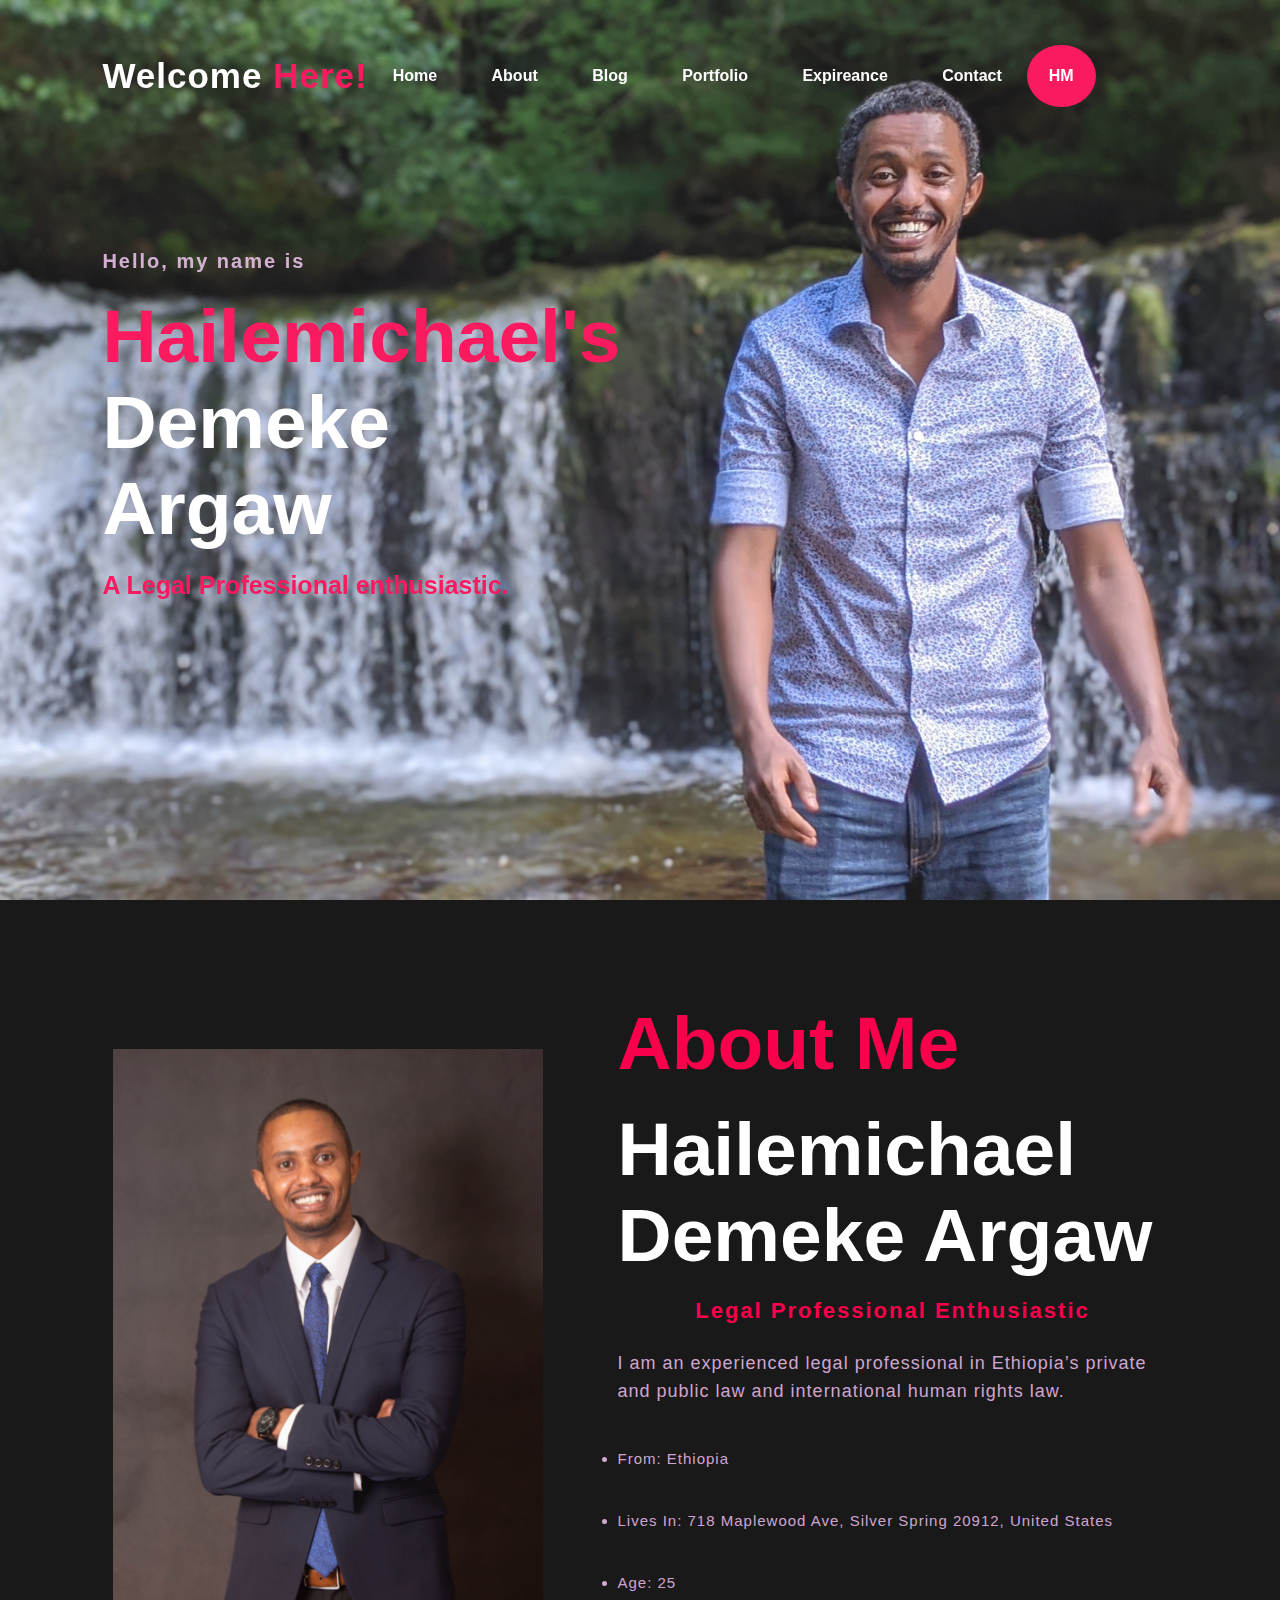
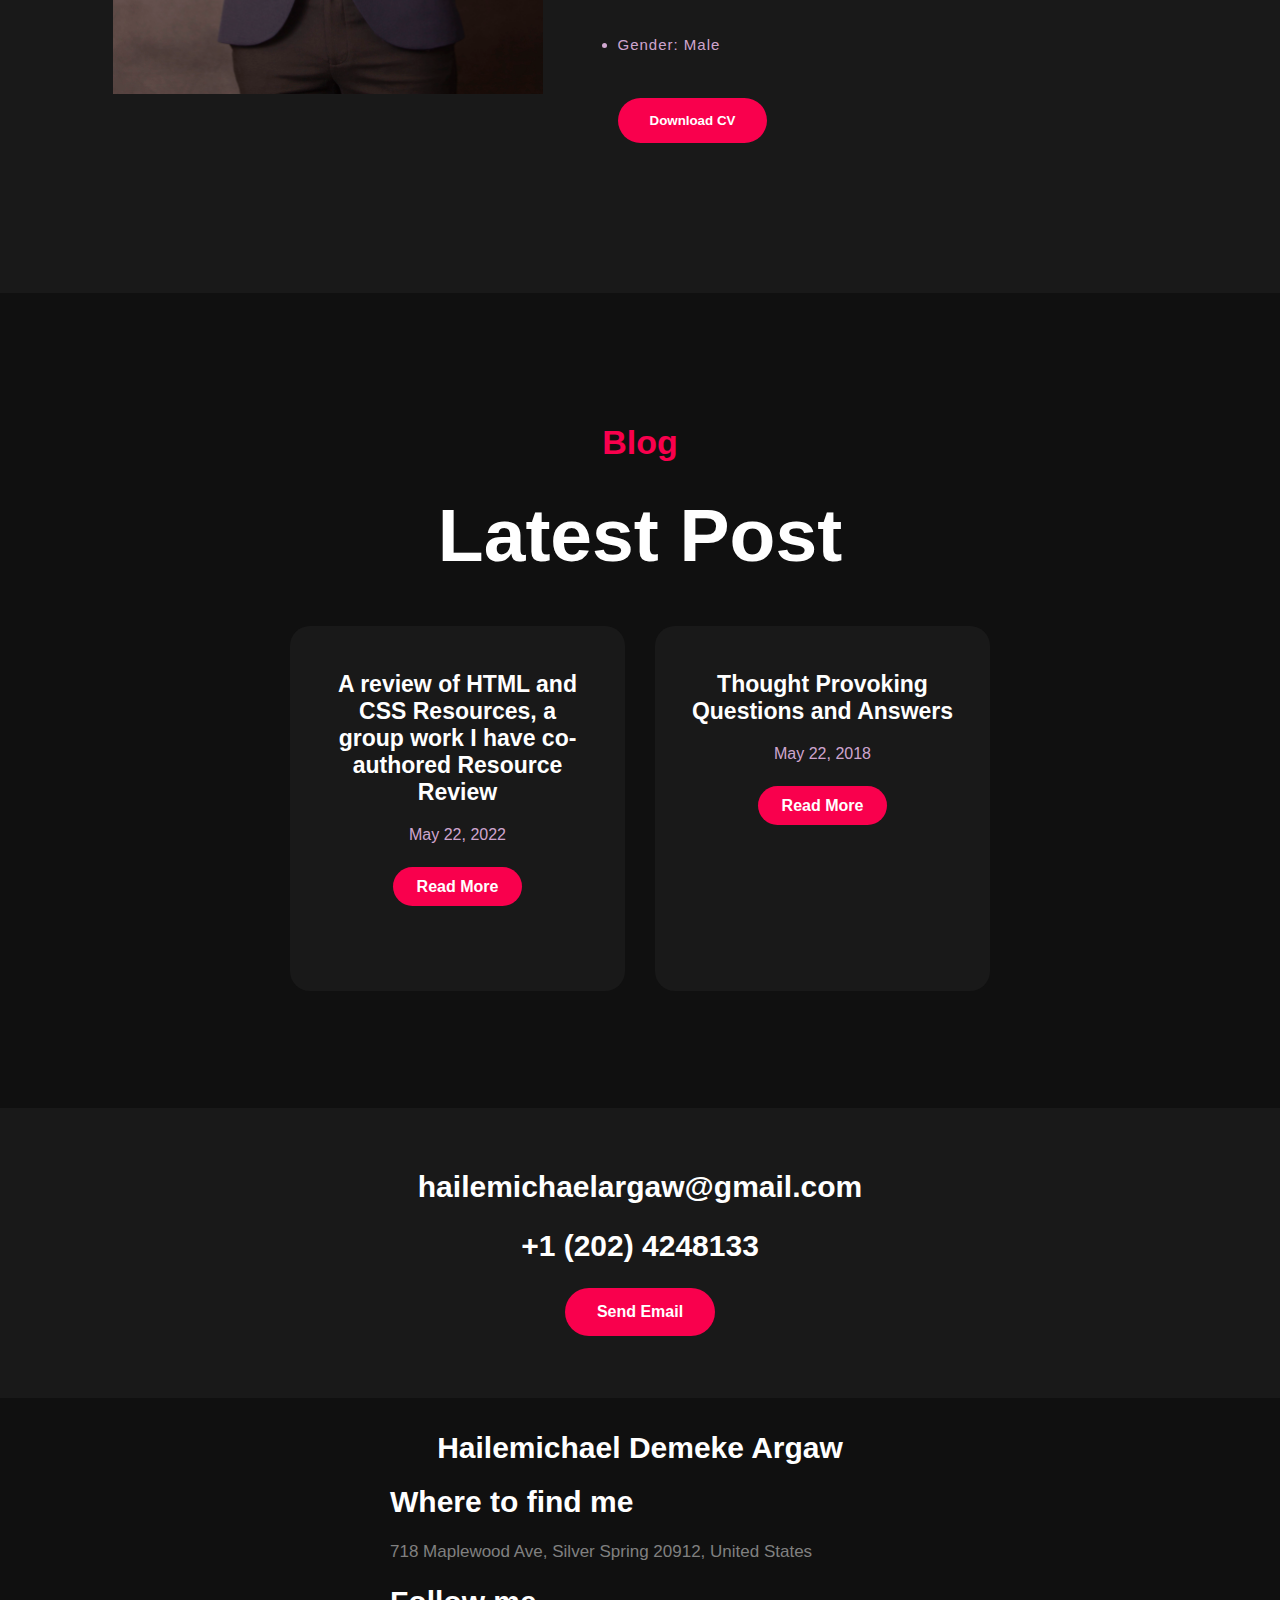
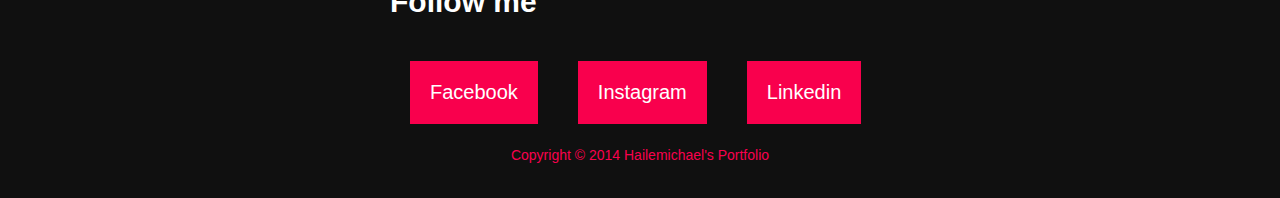
<file: index.html>
<!DOCTYPE html>
<html>

<head>
	<title>Hailemichael's Portfilo</title>
	<link rel="stylesheet" type="text/css" href="css/style.css">
</head>

<body>
	<!----hero Section start---->

	<div class="hero">
		<nav>
			<h2 class="logo">Welcome <span>Here!</span></h2>
			<ul>
				<li><a href="#">Home</a></li>
				<li><a href="#about">About</a></li>
				<li><a href="#blog">Blog</a></li>
				<li><a href="portfolio.html#portfolio">Portfolio</a></li>
				<li><a href="expireance.html#expireance">Expireance</a></li>
				<li><a href="#contact">Contact</a></li>
			</ul>
			<div class="btn">HM</div>
		</nav>

		<div class="content">
			<h4>Hello, my name is</h4>
			<h1><span>Hailemichael's</span> Demeke Argaw</h1>
			<h3><span>A Legal Professional enthusiastic.</span></h3>
		</div>
	</div>

	<!----About section start---->
	<section id="about" class="about">
		<div class="main">
			<img src="assets/img/image1.jpg">
			<div class="about-text">
				<h2><span>About Me</span></h2>
				<h2>Hailemichael Demeke Argaw</h2>
				<h5><span>Legal Professional enthusiastic</span></h5>
				<p>I am an experienced legal professional in Ethiopia’s private and public law and international human rights
					law.</p>
				<ul>
					<li>From: Ethiopia</li>
					<li>Lives In: 718 Maplewood Ave, Silver Spring 20912, United States</li>
					<li>Age: 25</li>
					<li>Gender: Male</li>
				</ul>
				<a href="/assets/CV.pdf"><button type="button">Download CV</button></a>
			</div>
		</div>

	</section>

	<!-----service section start----------->
	<div id="blog" class="service">
		<div class="title">
			<h5><span>Blog</span></h5>
			<h2>Latest Post</h2>
		</div>
		<div class="box">
			<div class="card">
				<i class="fas fa-bars"></i>
				<h5>
					<p>A review of HTML and CSS Resources, a group work I have co-authored Resource Review</p>
				</h5>
				<div class="pra">
					<p>May 22, 2022</p>

					<p style="text-align: center;">
						<a class="button" href="blog1.html#blog">Read More</a>
					</p>
				</div>
			</div>

			<div class="card">
				<i class="far fa-user"></i>
				<h5>Thought Provoking Questions and Answers</h5>
				<div class="pra">
					<p>May 22, 2018</p>

					<p style="text-align: center;">
						<a class="button" href="blog2.html#blog">Read More</a>
					</p>
				</div>
			</div>


		</div>
	</div>

	<!------Contact Me------>
	<div id="contact" class="contact-me">
		<p>hailemichaelargaw@gmail.com </p>
		<p>+1 (202) 4248133</p>
		<a class="button-two" href="https://mailto:hailemichaelargaw@gmail.com">Send Email</a>
	</div>

	<!------footer start--------->
	<footer>
		<p>Hailemichael Demeke Argaw</p>
		<div class="social">
			<div class="social-element">
				<p>Where to find me</p>
				<p style="text-align: start; color: grey;">718 Maplewood Ave, Silver Spring 20912, United States</p>
			</div>
			<div style="display: flex;flex-direction: column;" class="social-element">
				<p>Follow me</p>
				<div style="display: flex; flex-direction: row">

					<a href="https://www.facebook.com">Facebook</a>
					<a href="https://www.instagram.com">Instagram</a>
					<a href="https://www.linkedin.com">Linkedin</a>
				</div>
			</div>
		</div>
		<p class="end">Copyright © 2014 Hailemichael's Portfolio</p>
	</footer>
</body>

</html>
</file>
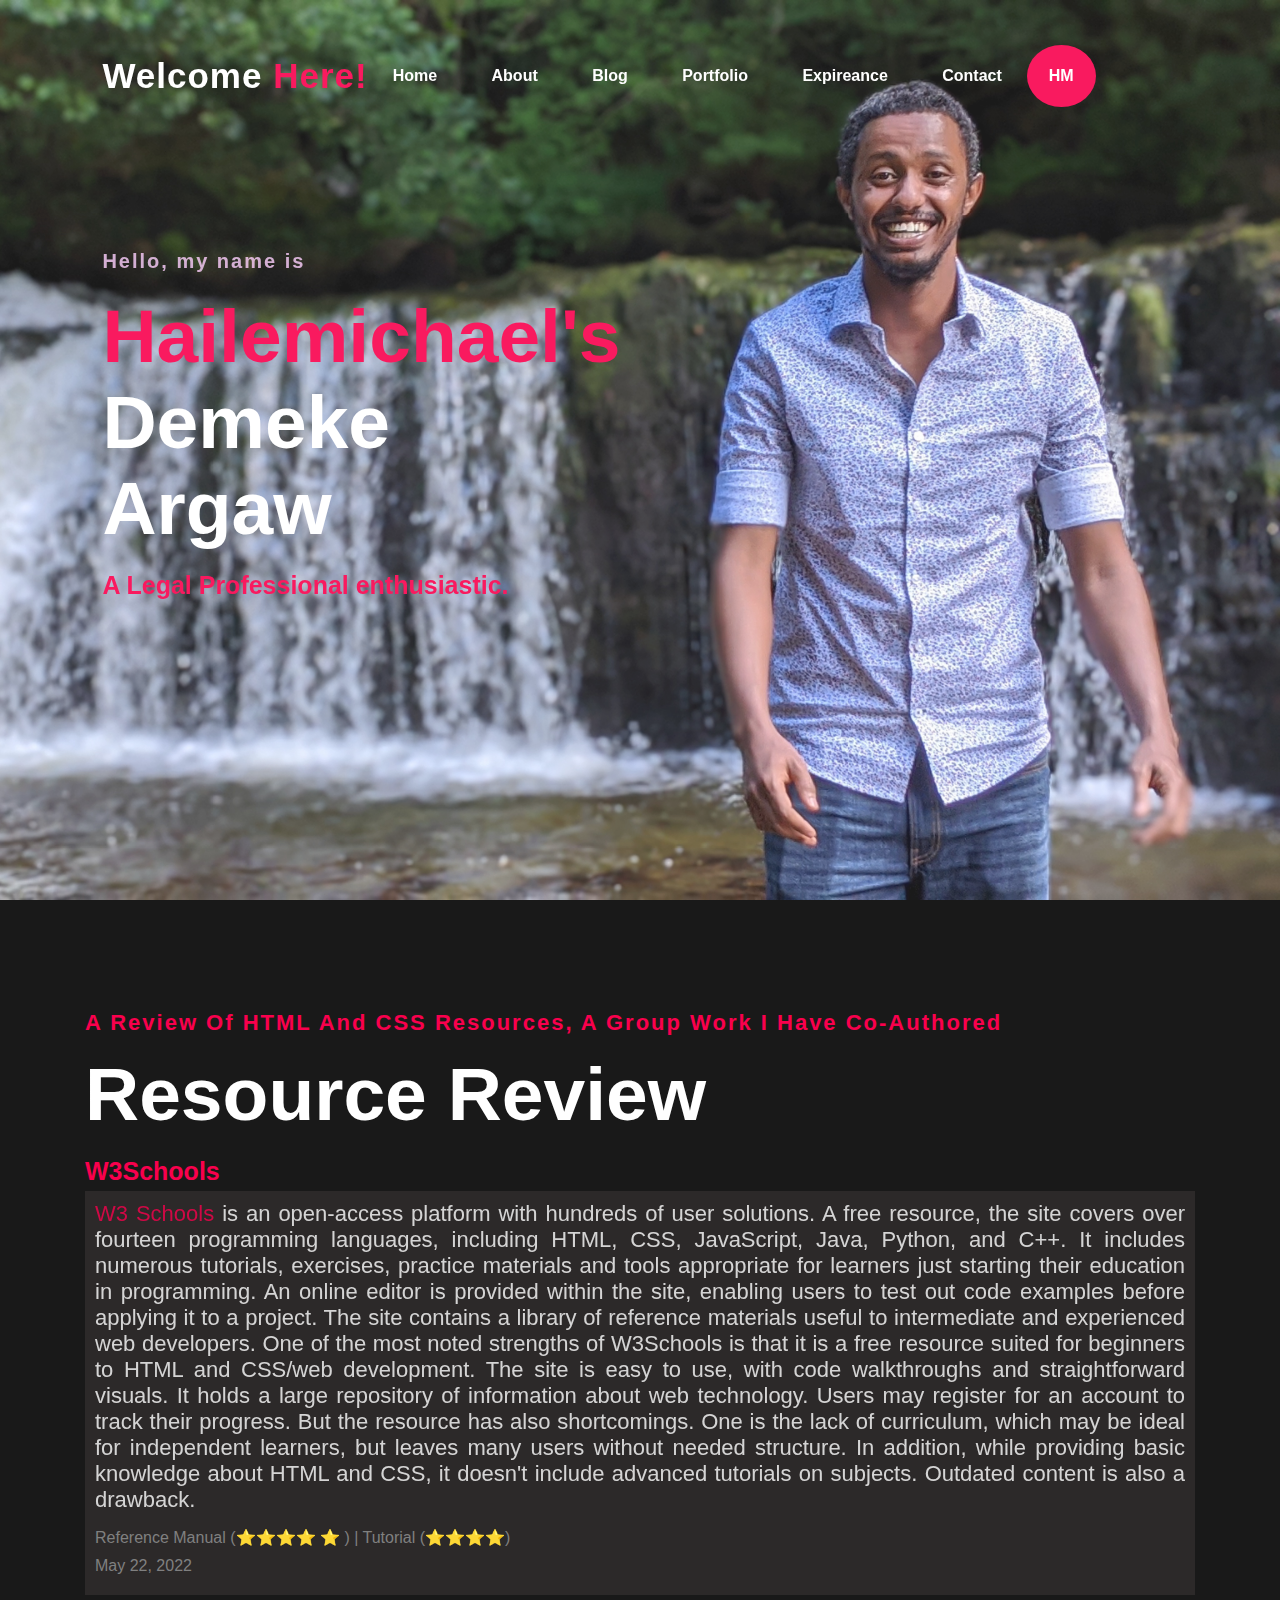
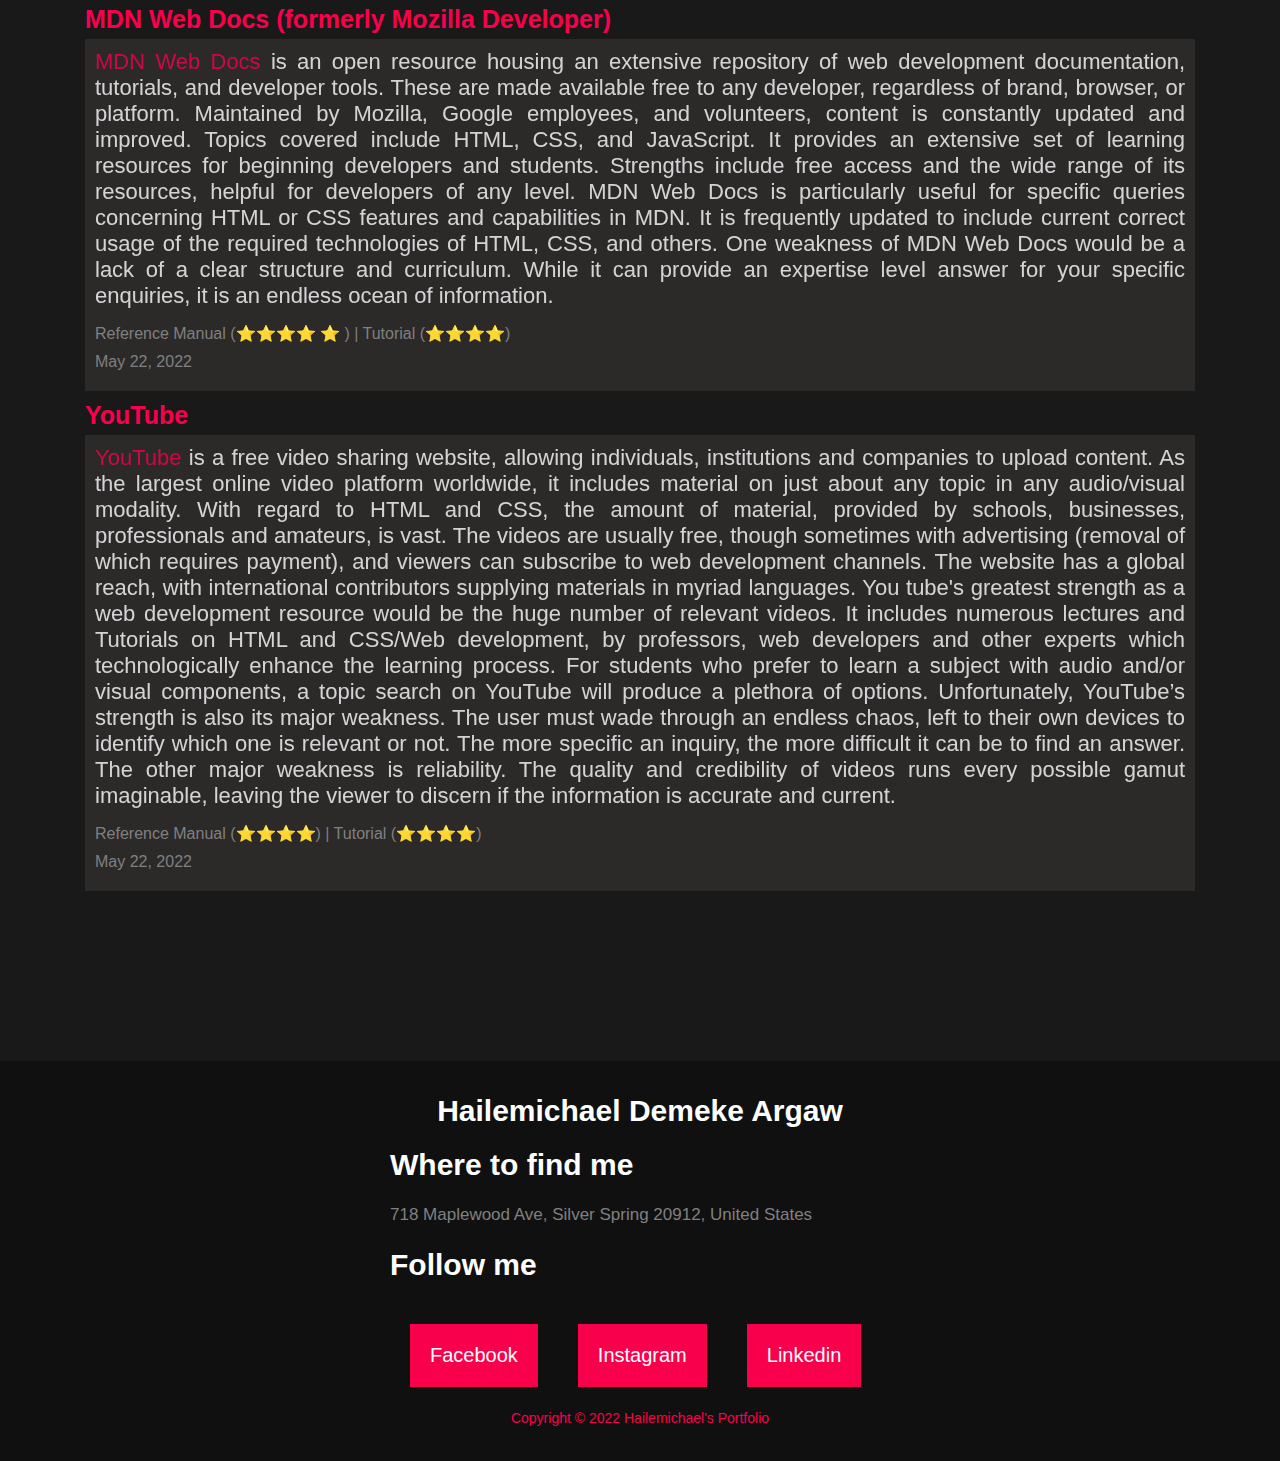
<file: blog1.html>
<!DOCTYPE html>
<html lang="en">

<head>
  <link rel="stylesheet" type="text/css" href="css/style.css">
  <title>Blog</title>
</head>

<body>
  <div class="hero">
    <nav>
      <h2 class="logo">Welcome <span>Here!</span></h2>
      <ul>
        <li><a href="index.html#">Home</a></li>
        <li><a href="index.html#about">About</a></li>
        <li><a href="index.html#blog">Blog</a></li>
        <li><a href="portfolio.html#portfolio">Portfolio</a></li>
        <li><a href="expireance.html#expireance">Expireance</a></li>
        <li><a href="index.html#contact">Contact</a></li>
      </ul>
      <div class="btn">HM</div>
    </nav>

    <div class="content">
      <h4>Hello, my name is</h4>
      <h1><span>Hailemichael's</span> Demeke Argaw</h1>
      <h3><span>A Legal Professional enthusiastic.</span></h3>
    </div>
  </div>
  <section id="blog" class="about">


    <div class="main">
      <div class="education">
        <h5><span>A review of HTML and CSS Resources, a group work I have co-authored</span></h5>
        <h2>Resource Review</h2>
        <h3><span>W3Schools</span></h3>
        <div class="education-content">
          <h6><a href="https://www.w3schools.com/"><span>W3 Schools</span></a> is an open-access platform with hundreds
            of user solutions. A free resource, the site covers
            over fourteen
            programming languages, including HTML, CSS, JavaScript, Java, Python, and C++. It includes numerous
            tutorials,
            exercises, practice materials and tools appropriate for learners just starting their education in
            programming. An online
            editor is provided within the site, enabling users to test out code examples before applying it to a
            project. The site
            contains a library of reference materials useful to intermediate and experienced web developers. One of the
            most noted
            strengths of W3Schools is that it is a free resource suited for beginners to HTML and CSS/web development.
            The site is
            easy to use, with code walkthroughs and straightforward visuals. It holds a large repository of information
            about web
            technology. Users may register for an account to track their progress. But the resource has also
            shortcomings. One is
            the lack of curriculum, which may be ideal for independent learners, but leaves many users without needed
            structure. In
            addition, while providing basic knowledge about HTML and CSS, it doesn't include advanced tutorials on
            subjects.
            Outdated content is also a drawback.</h6>
          <p class="manual">Reference Manual (⭐⭐⭐⭐ ⭐ ) | Tutorial (⭐⭐⭐⭐)</p>
          <p class="manual">May 22, 2022</p>
        </div>
        <h3><span>MDN Web Docs (formerly Mozilla Developer)</span></h3>
        <div class="education-content">
          <h6><a href="https://developer.mozilla.org/"><span>MDN Web Docs</span></a> is an open resource housing an
            extensive repository of web development documentation,
            tutorials, and
            developer tools. These are made available free to any developer, regardless of brand, browser, or platform.
            Maintained
            by Mozilla, Google employees, and volunteers, content is constantly updated and improved. Topics covered
            include HTML,
            CSS, and JavaScript. It provides an extensive set of learning resources for beginning developers and
            students. Strengths
            include free access and the wide range of its resources, helpful for developers of any level. MDN Web Docs
            is
            particularly useful for specific queries concerning HTML or CSS features and capabilities in MDN. It is
            frequently
            updated to include current correct usage of the required technologies of HTML, CSS, and others. One weakness
            of MDN Web
            Docs would be a lack of a clear structure and curriculum. While it can provide an expertise level answer for
            your
            specific enquiries, it is an endless ocean of information.</h6>
          <p class="manual">Reference Manual (⭐⭐⭐⭐ ⭐ ) | Tutorial (⭐⭐⭐⭐)</p>
          <p class="manual">May 22, 2022</p>
        </div>
        <h3><span>YouTube</span></h3>
        <div class="education-content">
          <h6><a href="https://www.youtube.com/"><span>YouTube</span></a> is a free video sharing
            website, allowing individuals, institutions and companies to upload content. As the
            largest online video platform worldwide, it includes material on just about any topic in any audio/visual
            modality. With
            regard to HTML and CSS, the amount of material, provided by schools, businesses, professionals and amateurs,
            is vast.
            The videos are usually free, though sometimes with advertising (removal of which requires payment), and
            viewers can
            subscribe to web development channels. The website has a global reach, with international contributors
            supplying
            materials in myriad languages. You tube's greatest strength as a web development resource would be the huge
            number of
            relevant videos. It includes numerous lectures and Tutorials on HTML and CSS/Web development, by professors,
            web
            developers and other experts which technologically enhance the learning process. For students who prefer to
            learn a
            subject with audio and/or visual components, a topic search on YouTube will produce a plethora of options.
            Unfortunately, YouTube’s strength is also its major weakness. The user must wade through an endless chaos,
            left to their
            own devices to identify which one is relevant or not. The more specific an inquiry, the more difficult it
            can be to find
            an answer. The other major weakness is reliability. The quality and credibility of videos runs every
            possible gamut
            imaginable, leaving the viewer to discern if the information is accurate and current.</h6>
          <p class="manual">Reference Manual (⭐⭐⭐⭐) | Tutorial (⭐⭐⭐⭐)</p>
          <p class="manual">May 22, 2022</p>
        </div>
      </div>
    </div>
    <!-- Footer section-->
  </section>
  <footer>
    <p>Hailemichael Demeke Argaw</p>
    <div class="social">
      <div class="social-element">
        <p>Where to find me</p>
        <p style="text-align: start; color: grey;">718 Maplewood Ave, Silver Spring 20912, United States</p>
      </div>
      <div style="display: flex;flex-direction: column;" class="social-element">
        <p>Follow me</p>
        <div style="display: flex; flex-direction: row">

          <a href="https://www.facebook.com">Facebook</a>
          <a href="https://www.instagram.com">Instagram</a>
          <a href="https://www.linkedin.com">Linkedin</a>
        </div>
      </div>
    </div>
    <p class="end">Copyright © 2022 Hailemichael's Portfolio</p>
  </footer>
</body>

</html>
</file>
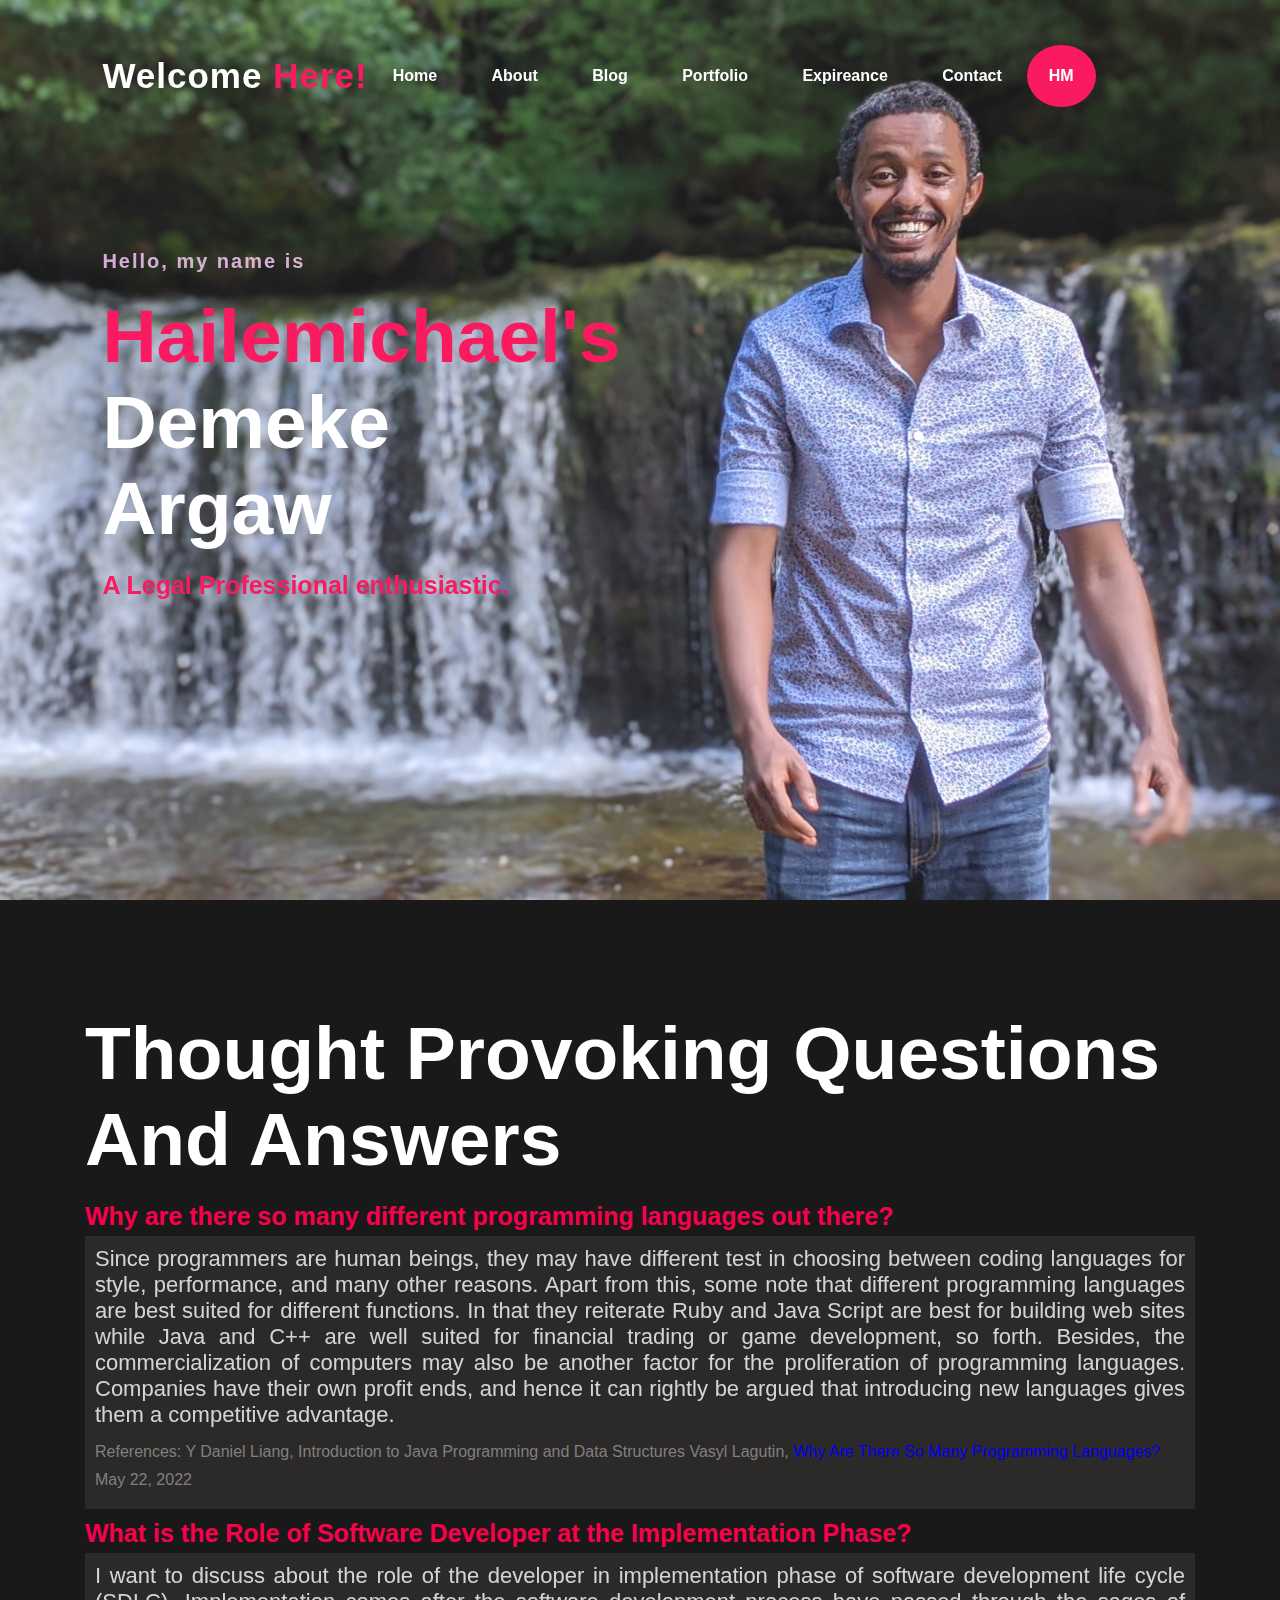
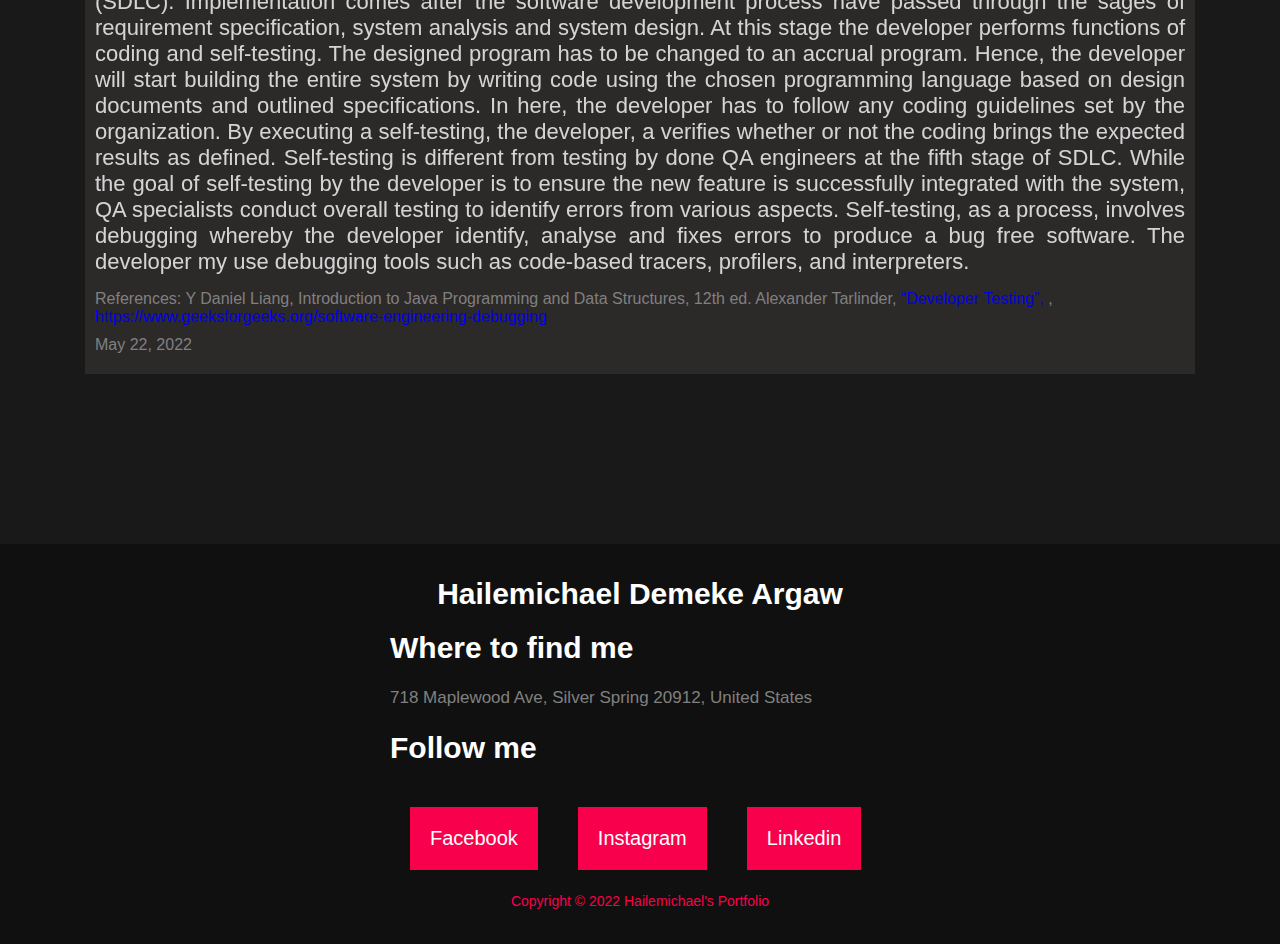
<file: blog2.html>
<!DOCTYPE html>
<html lang="en">

<head>
  <link rel="stylesheet" type="text/css" href="css/style.css">
  <title>Blog</title>
</head>

<body>
  <div class="hero">
    <nav>
      <h2 class="logo">Welcome <span>Here!</span></h2>
      <ul>
        <li><a href="index.html#">Home</a></li>
        <li><a href="index.html#about">About</a></li>
        <li><a href="index.html#blog">Blog</a></li>
        <li><a href="portfolio.html#portfolio">Portfolio</a></li>
        <li><a href="expireance.html#expireance">Expireance</a></li>
        <li><a href="index.html#contact">Contact</a></li>
      </ul>
      <div class="btn">HM</div>
    </nav>

    <div class="content">
      <h4>Hello, my name is</h4>
      <h1><span>Hailemichael's</span> Demeke Argaw</h1>
      <h3><span>A Legal Professional enthusiastic.</span></h3>
    </div>
  </div>
  <section id="blog" class="about">


    <div class="main">
      <div class="education">
        <h2>Thought Provoking Questions and Answers</h2>
        <h3><span>Why are there so many different programming languages out there?</span></h3>
        <div class="education-content">
          <h6>Since programmers are human beings, they may have different test in choosing between coding languages for
            style,
            performance, and many other reasons. Apart from this, some note that different programming languages are
            best suited for
            different functions. In that they reiterate Ruby and Java Script are best for building web sites while Java
            and C++ are
            well suited for financial trading or game development, so forth. Besides, the commercialization of computers
            may also be
            another factor for the proliferation of programming languages. Companies have their own profit ends, and
            hence it can
            rightly be argued that introducing new languages gives them a competitive advantage.</h6>
          <p class="manual">References: Y Daniel Liang, Introduction to Java Programming and Data Structures Vasyl
            Lagutin,<a href="https://www.freecodecamp.org/news/author/coderslang/"> Why Are There So Many
              Programming Languages?</a></p>
          <p class="manual">May 22, 2022</p>
        </div>
        <h3><span>What is the Role of Software Developer at the Implementation Phase?</span></h3>
        <div class="education-content">
          <h6>I want to discuss about the role of the developer in implementation phase of software development life
            cycle (SDLC).
            Implementation comes after the software development process have passed through the sages of requirement
            specification,
            system analysis and system design. At this stage the developer performs functions of coding and
            self-testing. The
            designed program has to be changed to an accrual program. Hence, the developer will start building the
            entire system by
            writing code using the chosen programming language based on design documents and outlined specifications. In
            here, the
            developer has to follow any coding guidelines set by the organization. By executing a self-testing, the
            developer, a
            verifies whether or not the coding brings the expected results as defined. Self-testing is different from
            testing by
            done QA engineers at the fifth stage of SDLC. While the goal of self-testing by the developer is to ensure
            the new
            feature is successfully integrated with the system, QA specialists conduct overall testing to identify
            errors from
            various aspects. Self-testing, as a process, involves debugging whereby the developer identify, analyse and
            fixes errors
            to produce a bug free software. The developer my use debugging tools such as code-based tracers, profilers,
            and
            interpreters.</h6>
          <p class="manual">References: Y Daniel Liang, Introduction to Java Programming and Data Structures, 12th ed.
            Alexander Tarlinder, <a href="https://developertesting.rocks/"> “Developer Testing”, </a>, <a
              href="https://www.geeksforgeeks.org/software-engineering-debugging">https://www.geeksforgeeks.org/software-engineering-debugging</a>
          </p>
          <p class="manual">May 22, 2022</p>
        </div>
      </div>
    </div>
    </div>
    <!-- Footer section-->
  </section>
  <footer>
    <p>Hailemichael Demeke Argaw</p>
    <div class="social">
      <div class="social-element">
        <p>Where to find me</p>
        <p style="text-align: start; color: grey;">718 Maplewood Ave, Silver Spring 20912, United States</p>
      </div>
      <div style="display: flex;flex-direction: column;" class="social-element">
        <p>Follow me</p>
        <div style="display: flex; flex-direction: row">

          <a href="https://www.facebook.com">Facebook</a>
          <a href="https://www.instagram.com">Instagram</a>
          <a href="https://www.linkedin.com">Linkedin</a>
        </div>
      </div>
    </div>
    <p class="end">Copyright © 2022 Hailemichael's Portfolio</p>
  </footer>
</body>

</html>
</file>
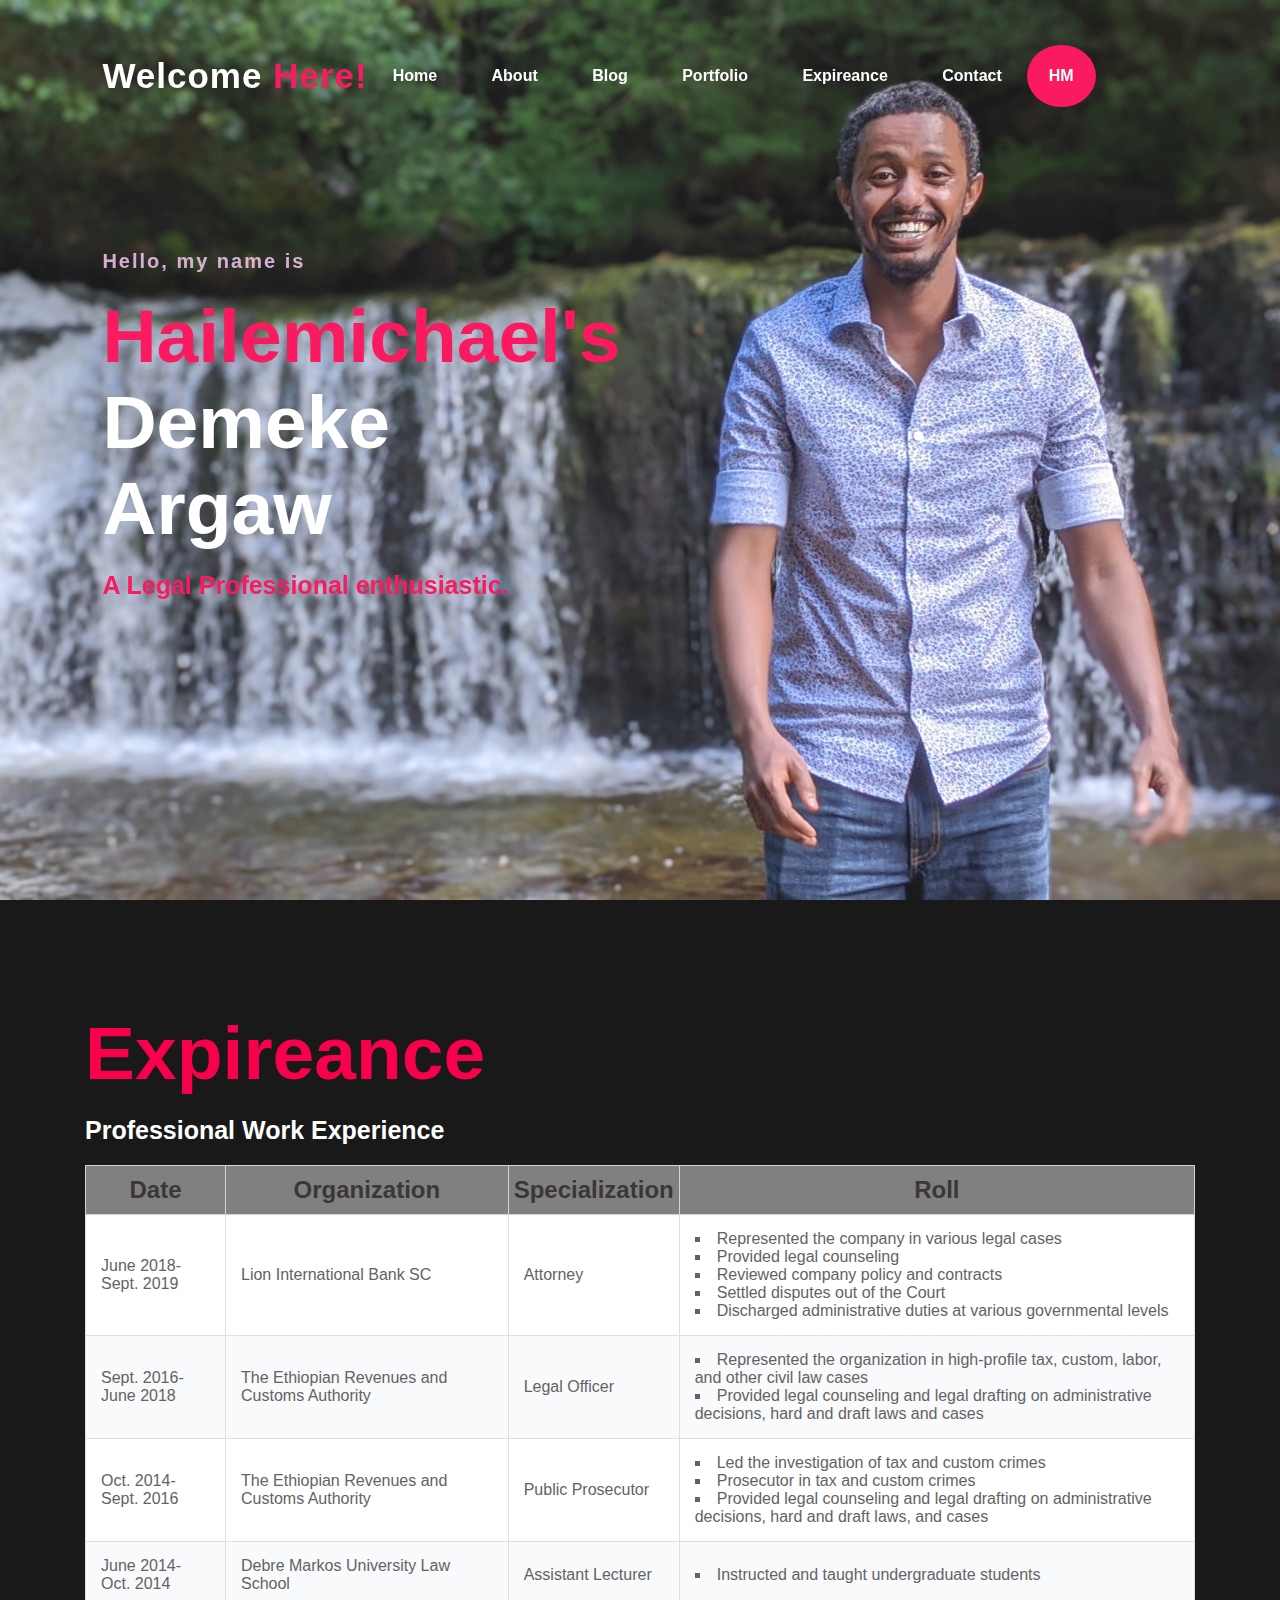
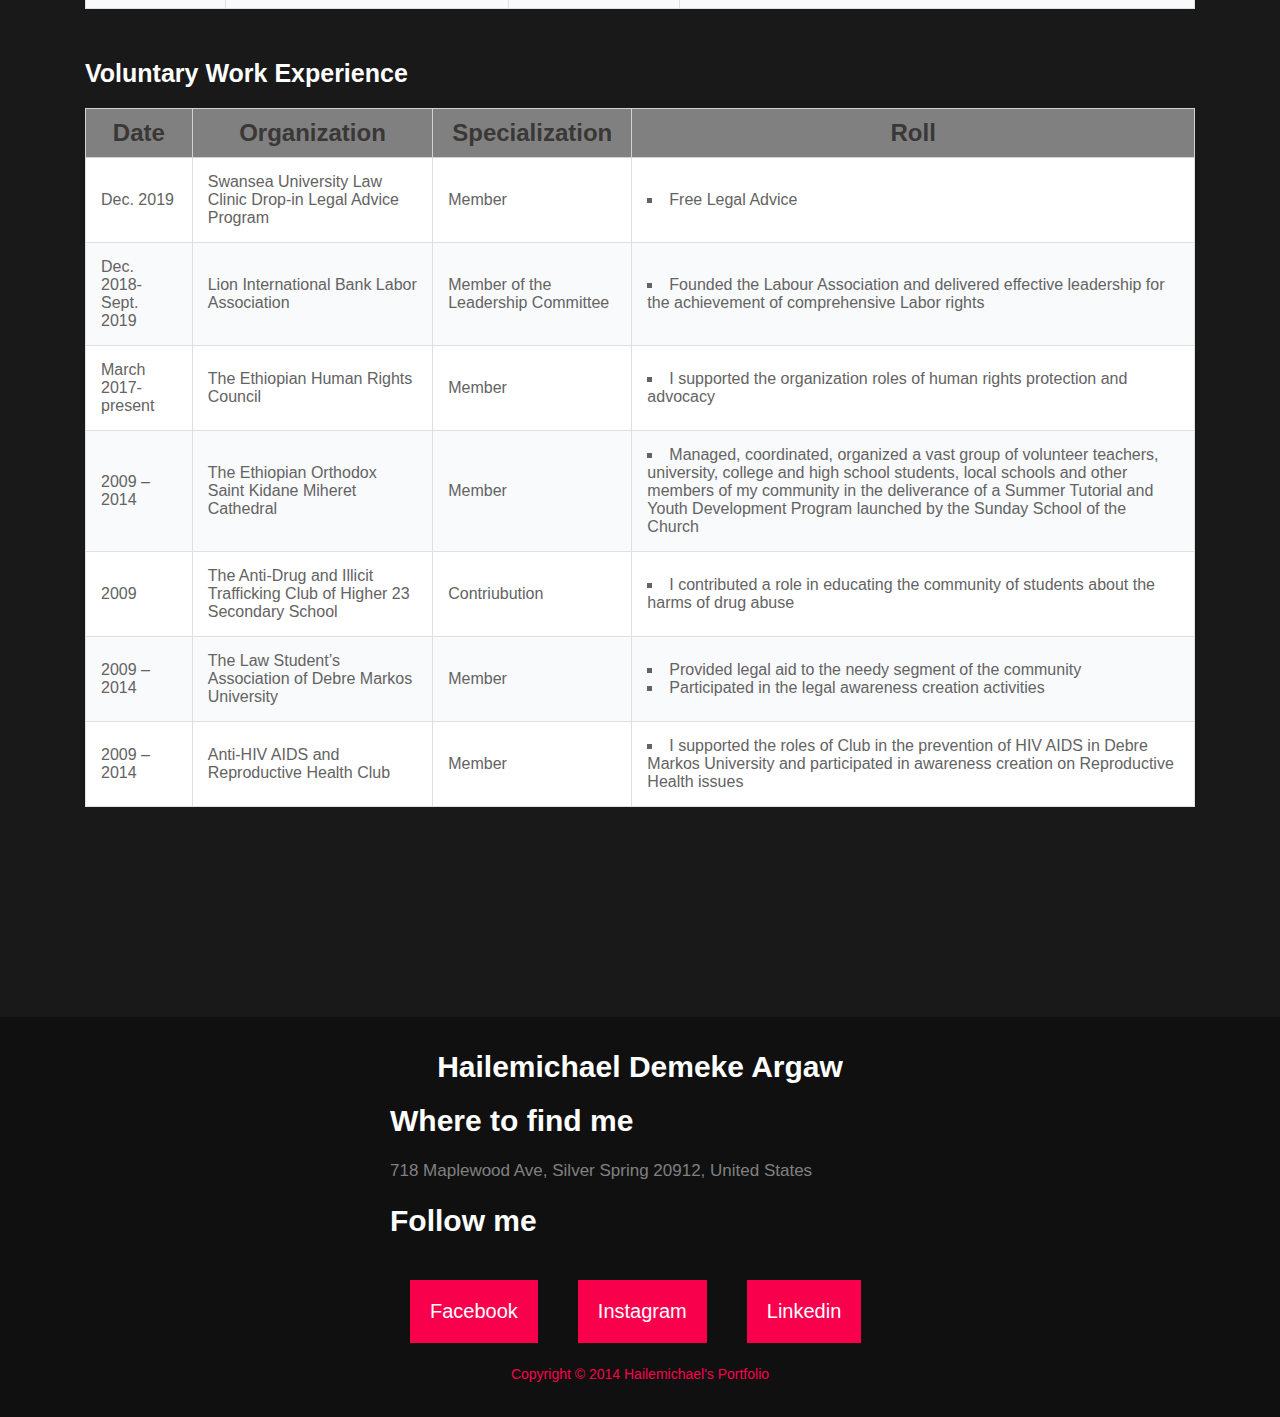
<file: expireance.html>
<!DOCTYPE html>
<html>

<head>
  <title>Experience</title>
  <link rel="stylesheet" type="text/css" href="css/style.css">
</head>

<body>
  <!----hero Section start---->

  <div class="hero">
    <nav>
      <h2 class="logo">Welcome <span>Here!</span></h2>
      <ul>
        <li><a href="index.html#">Home</a></li>
        <li><a href="index.html#about">About</a></li>
        <li><a href="index.html#blog">Blog</a></li>
        <li><a href="portfolio.html#portfolio">Portfolio</a></li>
        <li><a href="expireance.html#expireance">Expireance</a></li>
        <li><a href="index.html#contact">Contact</a></li>
      </ul>
      <div class="btn">HM</div>
    </nav>

    <div class="content">
      <h4>Hello, my name is</h4>
      <h1><span>Hailemichael's</span> Demeke Argaw</h1>
      <h3><span>A Legal Professional enthusiastic.</span></h3>
    </div>
  </div>

  <!----About section start---->
  <section id="expireance" class="about">

    <!-- Education And Expireance-->
    <div class="main">
      <div class="expireance">
        <h2><span>Expireance</span></h2>
        <h3>Professional Work Experience</h3>
        <div class="expireance-content">
          <table>
            <thead>
              <tr>
                <th>Date</th>
                <th>Organization</th>
                <th>Specialization</th>
                <th>Roll</th>
              </tr>
            </thead>
            <tbody>
    
              <tr>
                <td>June 2018-Sept. 2019</td>
                <td>Lion International Bank SC</td>
                <td>Attorney</td>
                <td>
                  <ul>
                    <li>Represented the company in various legal cases</li>
                    <li>Provided legal counseling</li>
                    <li>Reviewed company policy and contracts</li>
                    <li>Settled disputes out of the Court</li>
                    <li>Discharged administrative duties at various governmental levels</li>
                  </ul>
                </td>
              </tr>
              <tr>
                <td>Sept. 2016-June 2018</td>
                <td>The Ethiopian Revenues and Customs Authority</td>
                <td>Legal Officer</td>
                <td>
                  <ul>
                    <li>Represented the organization in high-profile tax, custom, labor, and other civil law cases</li>
                    <li>Provided legal counseling and legal drafting on administrative decisions, hard and draft laws
                      and
                      cases</li>
                  </ul>
                </td>
              </tr>
              <tr>
                <td>Oct. 2014-Sept. 2016</td>
                <td>The Ethiopian Revenues and Customs Authority</td>
                <td>Public Prosecutor</td>
                <td>
                  <ul>
                    <li>Led the investigation of tax and custom crimes</li>
                    <li>Prosecutor in tax and custom crimes</li>
                    <li>Provided legal counseling and legal drafting on administrative decisions, hard and draft laws,
                      and
                      cases</li>
                  </ul>
                </td>
              </tr>
              <tr>
                <td>June 2014-Oct. 2014</td>
                <td>Debre Markos University Law School</td>
                <td>Assistant Lecturer</td>
                <td>
                  <ul>
                    <li>Instructed and taught undergraduate students</li>
                  </ul>
                </td>
              </tr>
            </tbody>
          </table>
        </div>
        <h3>Voluntary Work Experience</h3>
        <div class="expireance-content">
          <table>
            <thead>
              <tr>
                <th>Date</th>
                <th>Organization</th>
                <th>Specialization</th>
                <th>Roll</th>
              </tr>
            </thead>
            <tbody>
    
              <tr>
                <td>Dec. 2019</td>
                <td>Swansea University Law Clinic Drop-in Legal Advice Program</td>
                <td>Member</td>
                <td>
                  <ul>
                    <li>Free Legal Advice</li>
                  </ul>
                </td>
              </tr>
              <tr>
                <td>Dec. 2018-Sept. 2019</td>
                <td>Lion International Bank Labor Association</td>
                <td>Member of the Leadership Committee</td>
                <td>
                  <ul>
                    <li>Founded the Labour Association and delivered effective leadership for the achievement of
                      comprehensive Labor rights</li>
                  </ul>
                </td>
              </tr>
              <tr>
                <td>March 2017- present</td>
                <td>The Ethiopian Human Rights Council</td>
                <td>Member</td>
                <td>
                  <ul>
                    <li>I supported the organization roles of human rights protection and advocacy</li>
                  </ul>
                </td>
              </tr>
              <tr>
                <td>2009 – 2014</td>
                <td>The Ethiopian Orthodox Saint Kidane Miheret Cathedral</td>
                <td>Member</td>
                <td>
                  <ul>
                    <li>Managed, coordinated, organized a vast group of volunteer teachers, university, college and high
                      school students, local
                      schools and other members of my community in the deliverance of a Summer Tutorial and Youth
                      Development Program launched
                      by the Sunday School of the Church</li>
                  </ul>
                </td>
              </tr>
              <tr>
                <td>2009</td>
                <td>The Anti-Drug and Illicit Trafficking Club of Higher 23 Secondary School</td>
                <td>Contriubution</td>
                <td>
                  <ul>
                    <li>I contributed a role in educating the community of students about the harms of drug abuse</li>
                  </ul>
                </td>
              </tr>
              <tr>
                <td>2009 – 2014</td>
                <td>The Law Student’s Association of Debre Markos University</td>
                <td>Member</td>
                <td>
                  <ul>
                    <li>Provided legal aid to the needy segment of the community</li>
                    <li>Participated in the legal awareness creation activities</li>
                  </ul>
                </td>
              </tr>
              <tr>
                <td>2009 – 2014</td>
                <td>Anti-HIV AIDS and Reproductive Health Club</td>
                <td>Member</td>
                <td>
                  <ul>
                    <li>I supported the roles of Club in the prevention of HIV AIDS in Debre Markos University and
                      participated in awareness
                      creation on Reproductive Health issues</li>
                  </ul>
                </td>
              </tr>
            </tbody>
          </table>
        </div>
    
      </div>
    </div>
  </section>





  <!------footer start--------->
  <footer>
    <p>Hailemichael Demeke Argaw</p>
    <div class="social">
      <div class="social-element">
        <p>Where to find me</p>
        <p style="text-align: start; color: grey;">718 Maplewood Ave, Silver Spring 20912, United States</p>
      </div>
      <div style="display: flex;flex-direction: column;" class="social-element">
        <p>Follow me</p>
        <div style="display: flex; flex-direction: row">

          <a href="https://www.facebook.com">Facebook</a>
          <a href="https://www.instagram.com">Instagram</a>
          <a href="https://www.linkedin.com">Linkedin</a>
        </div>
      </div>
    </div>
    <p class="end">Copyright © 2014 Hailemichael's Portfolio</p>
  </footer>
</body>

</html>
</file>
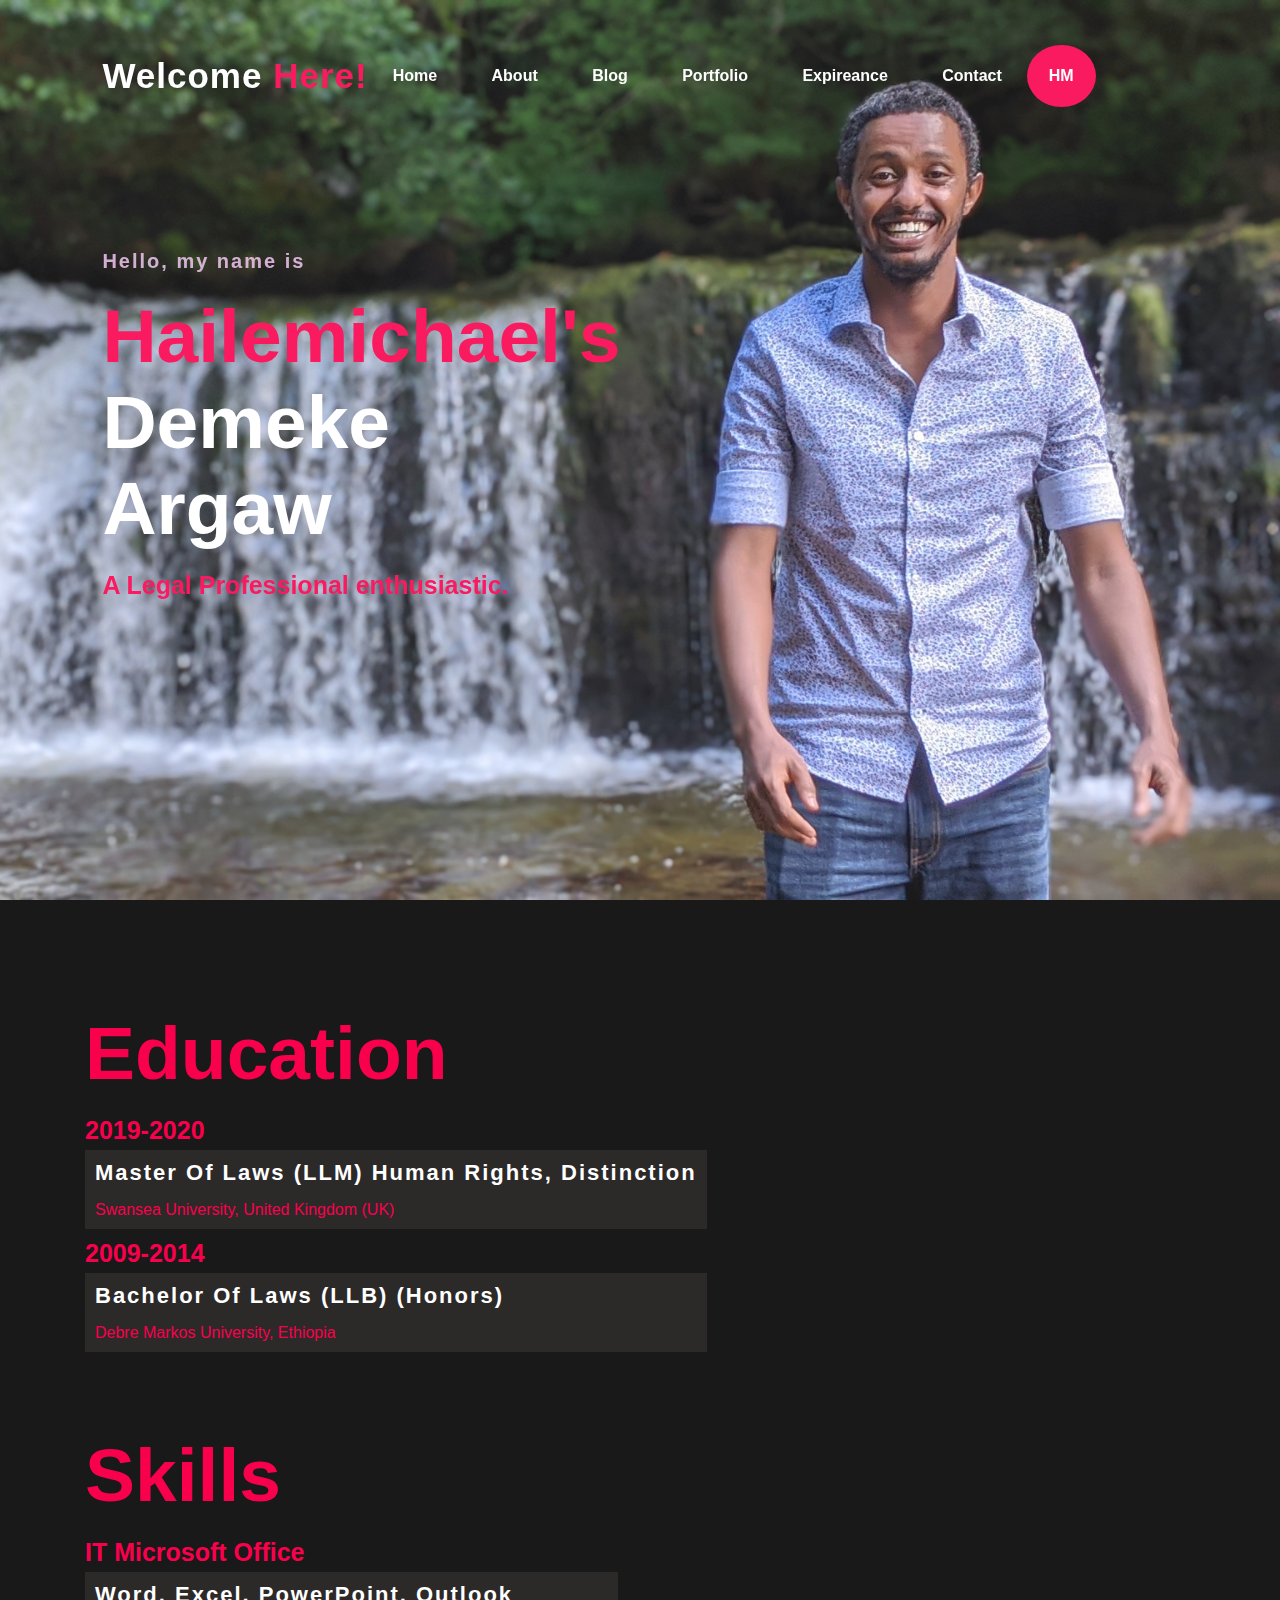
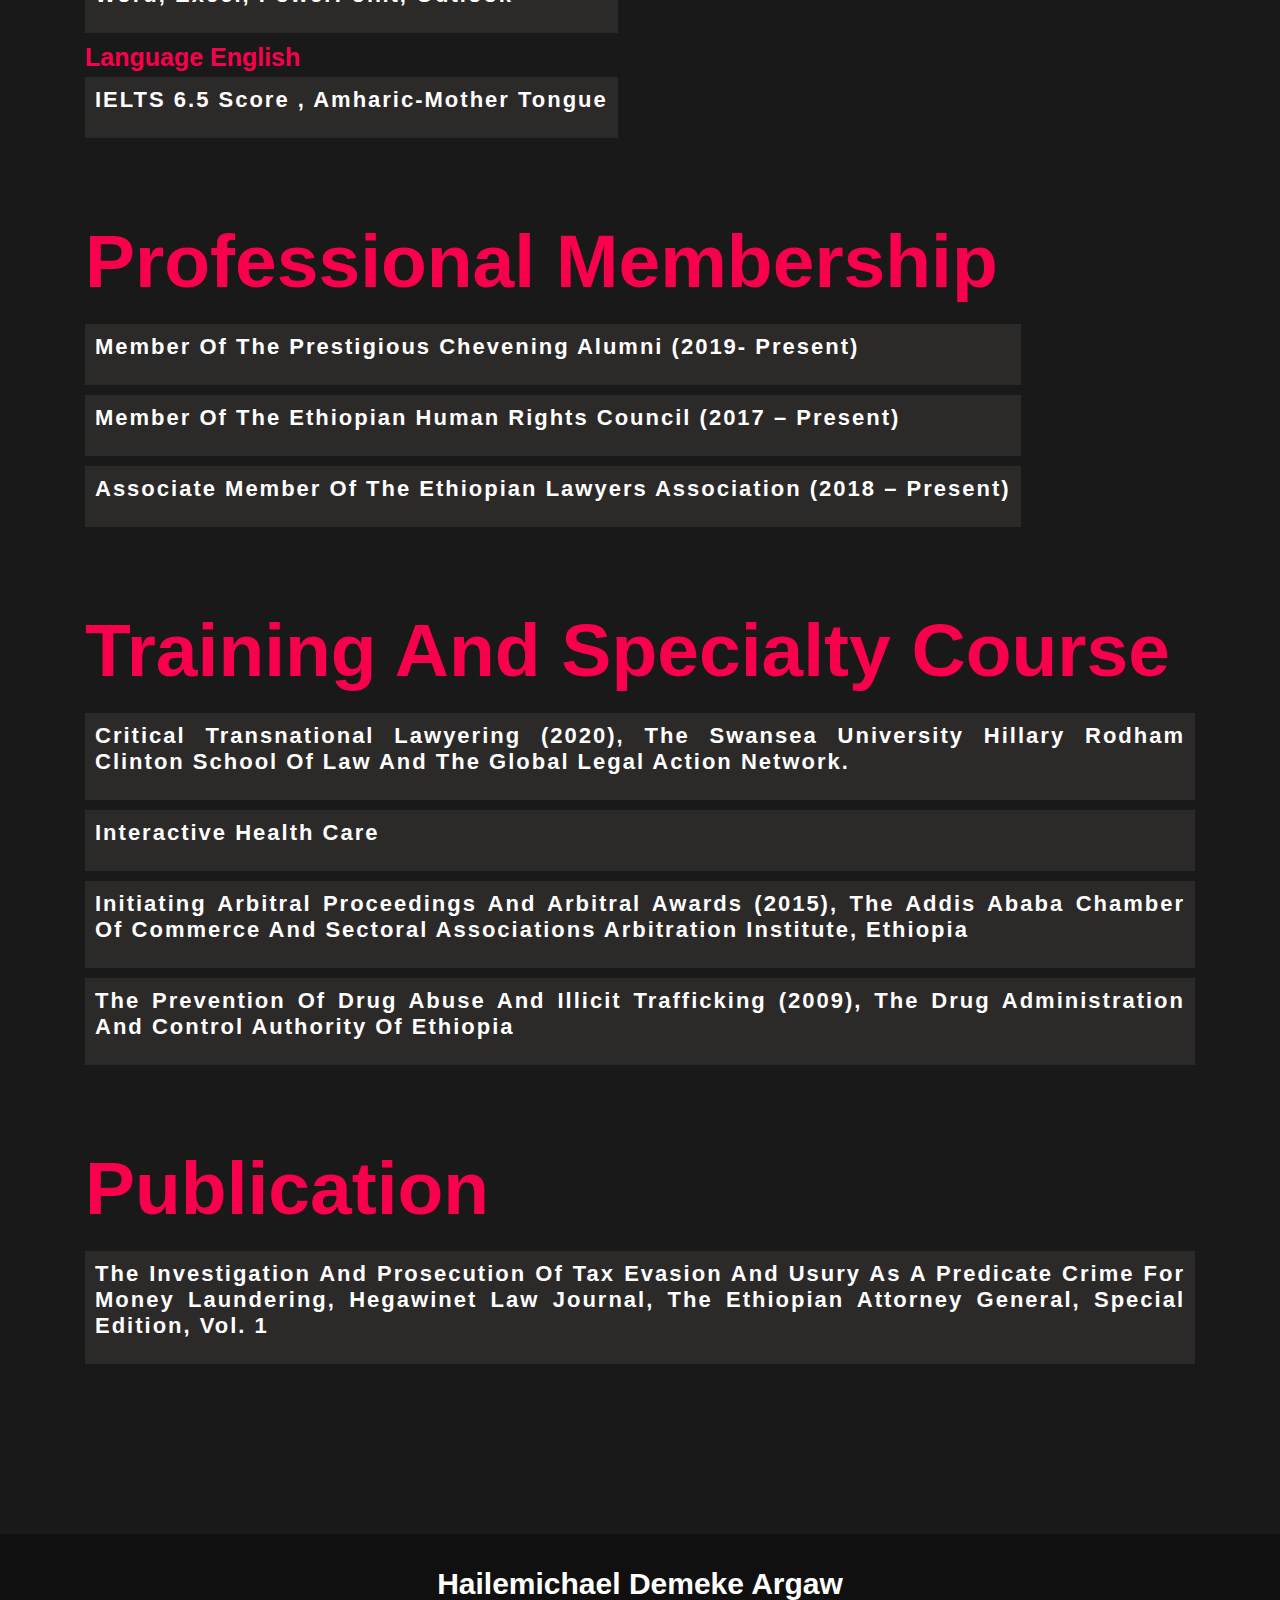
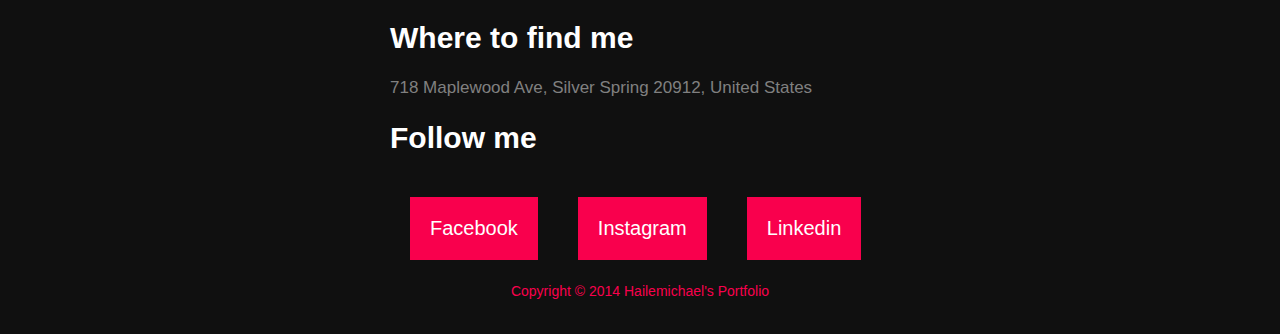
<file: portfolio.html>
<!DOCTYPE html>
<html>

<head>
  <title>Hailemichael's Portfilo</title>
  <link rel="stylesheet" type="text/css" href="css/style.css">
</head>

<body>
  <!----hero Section start---->

  <div class="hero">
    <nav>
      <h2 class="logo">Welcome <span>Here!</span></h2>
      <ul>
        <li><a href="index.html#">Home</a></li>
        <li><a href="index.html#about">About</a></li>
        <li><a href="index.html#blog">Blog</a></li>
        <li><a href="#portfolio">Portfolio</a></li>
        <li><a href="expireance.html#expireance">Expireance</a></li>
        <li><a href="index.html#contact">Contact</a></li>
      </ul>
      <div class="btn">HM</div>
    </nav>

    <div class="content">
      <h4>Hello, my name is</h4>
      <h1><span>Hailemichael's</span> Demeke Argaw</h1>
      <h3><span>A Legal Professional enthusiastic.</span></h3>
    </div>
  </div>

  <section id="portfolio" class="about">


    <div style="justify-content: start;" class="main">
      <div class="education">
        <h2><span>Education</span></h2>
        <h3><span>2019-2020</span></h3>
        <div class="education-content">
          <h5>Master of Laws (LLM) Human Rights, Distinction</h5>
          <div><span>Swansea University, United Kingdom (UK)</span></div>
        </div>
        <h3><span>2009-2014</span></h3>
        <div class="education-content">
          <h5>Bachelor of Laws (LLB) (Honors)</h5>
          <div><span>Debre Markos University, Ethiopia</span></div>
        </div>
      </div>
    </div>
    <div style="justify-content: start;" class="main">
      <div class="education">
        <h2><span>Skills</span></h2>
        <h3><span>IT Microsoft Office</span></h3>
        <div class="education-content">
          <h5>Word, Excel, PowerPoint, Outlook</h5>
        </div>
        <h3><span>Language English</span></h3>
        <div class="education-content">
          <h5>IELTS 6.5 Score , Amharic-mother tongue</h5>
        </div>
      </div>
    </div>
    <div style="justify-content: start;" class="main">
      <div class="education">
        <h2><span>Professional Membership</span></h2>
        <div class="education-content">
          <h5>Member of the Prestigious Chevening Alumni (2019- present)</h5>
        </div>
        <div class="education-content">
          <h5>Member of the Ethiopian Human Rights Council (2017 – present)</h5>
        </div>
        <div class="education-content">
          <h5>Associate Member of the Ethiopian Lawyers Association (2018 – present)</h5>
        </div>
      </div>
    </div>
    <div style="justify-content: start;" class="main">
      <div class="education">
        <h2><span>Training and Specialty Course</span></h2>
        <div class="education-content">
          <h5>Critical Transnational Lawyering (2020), the Swansea University Hillary Rodham Clinton School of Law and
            the Global
            Legal Action Network.</h5>
        </div>
        <div class="education-content">
          <h5>Interactive Health Care</h5>
        </div>
        <div class="education-content">
          <h5>Initiating Arbitral Proceedings and Arbitral Awards (2015), The Addis Ababa Chamber of Commerce and
            Sectoral
            Associations Arbitration Institute, Ethiopia</h5>
        </div>
        <div class="education-content">
          <h5>The Prevention of Drug Abuse and Illicit Trafficking (2009), The Drug Administration and Control
            Authority of Ethiopia</h5>
        </div>
      </div>
    </div>
    <div style="justify-content: start;" class="main">
      <div class="education">
        <h2><span>Publication</span></h2>
        <div class="education-content">
          <h5>The Investigation and Prosecution of Tax Evasion and Usury as a Predicate Crime for Money Laundering,
            Hegawinet Law
            Journal, the Ethiopian Attorney General, Special Edition, Vol. 1</h5>
        </div>
      </div>
    </div>
  </section>
  <!------footer start--------->
  <footer>
    <p>Hailemichael Demeke Argaw</p>
    <div class="social">
      <div class="social-element">
        <p>Where to find me</p>
        <p style="text-align: start; color: grey;">718 Maplewood Ave, Silver Spring 20912, United States</p>
      </div>
      <div style="display: flex;flex-direction: column;" class="social-element">
        <p>Follow me</p>
        <div style="display: flex; flex-direction: row">

          <a href="https://www.facebook.com">Facebook</a>
          <a href="https://www.instagram.com">Instagram</a>
          <a href="https://www.linkedin.com">Linkedin</a>
        </div>
      </div>
    </div>
    <p class="end">Copyright © 2014 Hailemichael's Portfolio</p>
  </footer>
</body>

</html>
</file>
<file: css/style.css>
* {
	padding: 0;
	margin: 0;
	font-family: 'Josefin Sans', sans-serif;
	box-sizing: border-box;
}

/* laptop device */

@media screen and (max-device-width: 1600px) {

	.hero {
		height: 100vh;
		width: 100%;
		background-image: url(../assets/img/hailemichael.jpg);
		background-size: cover;
		background-position: right;
		opacity: 0.9;
	}

	nav {
		display: flex;
		align-items: center;
		justify-content: space-between;
		padding-top: 45px;
		padding-left: 8%;
		padding-right: 8%;
		margin-bottom: 50px;
		position: fixed;
	}

	.logo {
		color: white;
		font-size: 35px;
		letter-spacing: 1px;
		cursor: pointer;
	}

	span {
		color: #f9004d;
	}

	nav ul li {
		list-style-type: none;
		display: inline-block;
		padding: 10px 25px;
	}

	nav ul li a {
		color: white;
		text-decoration: none;
		font-weight: bold;
		text-transform: capitalize;
	}

	nav ul li a:hover {
		color: #f9004d;
		transition: .4s;
	}

	.btn {
		background-color: #f9004d;
		color: white;
		text-decoration: none;
		border: 2px solid transparent;
		font-weight: bold;
		padding: 20px;
		border-radius: 100%;
		transition: transform .4s;
	}

	.btn:hover {
		transform: scale(1.2);
	}

	.content {
		position: absolute;
		top: 50%;
		left: 8%;
		transform: translateY(-50%);
	}

	h1 {
		color: white;
		margin: 20px 0px 20px;
		font-size: 75px;
		width: 100px;
	}

	h3 {
		color: white;
		font-size: 25px;
		margin-bottom: 50px;
	}

	h4 {
		color: #fcfc;
		letter-spacing: 2px;
		font-size: 20px;
	}

	.about {
		width: 100%;
		padding: 100px 0px;
		background-color: #191919;
	}

	.about img {
		height: auto;
		width: 430px;
	}

	.about-text {
		width: 550px;
	}

	.main {
		width: 1130px;
		max-width: 95%;
		margin: 0 auto;
		display: flex;
		align-items: center;
		justify-content: space-around;
		margin-bottom: 50px;
	}

	.about-text h2 {
		color: white;
		font-size: 75px;
		text-transform: capitalize;
		margin-bottom: 20px;
	}

	.about-text h5 {
		color: white;
		letter-spacing: 2px;
		font-size: 22px;
		margin-bottom: 25px;
		text-transform: capitalize;
	}

	.about-text p {
		color: #fcfc;
		letter-spacing: 1px;
		line-height: 28px;
		font-size: 18px;
		margin-bottom: 45px;
	}

	.about-text ul li {
		color: #fcfc;
		letter-spacing: 1px;
		font-size: 15px;
		margin-bottom: 45px;
	}

	.education {
		margin: 10px;
	}

	.education h2 {
		display: block;
		color: white;
		font-size: 75px;
		text-transform: capitalize;
		margin-bottom: 20px;
	}

	.education h3 {
		margin-bottom: 5px;
	}

	.education-content {
		margin-top: 0px;
		margin-bottom: 10px;
		background-color: rgb(44, 41, 41);
		padding: 10px;
	}

	.education-content a {
		text-decoration: none;
		opacity: 1;
	}

	.manual {
		color: grey;
		margin-bottom: 10px;
	}

	.education h5 {
		color: white;
		letter-spacing: 2px;
		font-size: 22px;
		margin-bottom: 15px;
		text-transform: capitalize;
		text-align: justify;
	}

	.education h6 {
		color: white;
		font-size: 22px;
		margin-bottom: 15px;
		text-align: justify;
		font-weight: 200;
		font-family: Arial;
		opacity: 0.8;
	}



	.expireance {
		margin: 10px;
	}

	.expireance-content {
		margin-bottom: 50px;
	}

	.expireance h2 {
		display: block;
		color: white;
		font-size: 75px;
		text-transform: capitalize;
		margin-bottom: 20px;
	}

	.expireance h3 {
		margin-bottom: 20px;
	}

	.expireance table {
		border-collapse: collapse;
		background-color: grey;
		padding: 10px;
	}


	.expireance table td {
		padding: 15px;
	}

	.expireance table thead th {
		color: rgb(58, 55, 55);
		font-weight: bold;
		font-size: 24px;
		padding: 10px 5px;
		border: 1px solid rgb(214, 209, 209);
	}

	.expireance table tbody td {
		color: #636363;
		border: 1px solid #dddfe1;
	}

	.expireance table tbody tr {
		background-color: #f9fafb;
	}

	.expireance table tbody tr:nth-child(odd) {
		background-color: #ffffff;
	}

	.expireance table tbody ul {
		list-style: inside;
		list-style-type: square;
	}

	button {
		background-color: #f9004d;
		color: white;
		text-decoration: none;
		border: 2px solid transparent;
		font-weight: bold;
		padding: 13px 30px;
		border-radius: 30px;
		transition: .4s;
	}

	button:hover {
		background-color: transparent;
		border: 2px solid #f9004d;
		cursor: pointer;
	}











	.service {
		background: #101010;
		width: 100%;
		padding: 100px 0px;
	}

	.title h2 {
		color: white;
		font-size: 75px;
		width: 1130px;
		margin: 30px auto;
		text-align: center;
	}

	.title h5 {
		color: white;
		font-size: 34px;
		width: 1130px;
		margin: 30px auto;
		text-align: center;
		transition: opacity 0.15s;
	}

	.title h5:hover {
		opacity: 0.7;
	}

	.box {
		display: flex;
		justify-content: center;
		align-items: center;
		min-height: 400px;
	}

	.card {
		height: 365px;
		width: 335px;
		padding: 20px 35px;
		background: #191919;
		border-radius: 20px;
		margin: 15px;
		position: relative;
		overflow: hidden;
		text-align: center;
	}

	.card i {
		font-size: 50px;
		display: block;
		text-align: center;
		margin: 25px 0px;
		color: #f9004d;

	}



	h5 {
		text-align: center;
		color: white;
		font-size: 23px;
		margin-bottom: 15px;
	}

	.pra p {
		color: #fcfc;
		font-size: 16px;
		line-height: 27px;
		margin-bottom: 25px;
	}

	.card .button {
		background-color: #f9004d;
		color: white;
		text-decoration: none;
		border: 2px solid transparent;
		font-weight: bold;
		padding: 9px 22px;
		border-radius: 30px;
		transition: .4s;
	}

	.card .button:hover {
		background-color: transparent;
		border: 2px solid #f9004d;
		cursor: pointer;
	}

	.contact-me {
		width: 100%;
		height: 290px;
		background: #191919;
		display: flex;
		align-items: center;
		flex-direction: column;
		justify-content: center;
	}

	.contact-me p {
		color: white;
		font-size: 30px;
		font-weight: bold;
		margin-bottom: 25px;
	}

	.contact-me .button-two {
		background-color: #f9004d;
		color: white;
		text-decoration: none;
		border: 2px solid transparent;
		font-weight: bold;
		padding: 13px 30px;
		border-radius: 30px;
		transition: .4s;
	}

	.contact-me .button-two:hover {
		background-color: transparent;
		border: 2px solid #f9004d;
		cursor: pointer;
	}

	.contact-me .button-two:active {
		opacity: 0.3;
		cursor: pointer;
	}

	footer {
		position: relative;
		width: 100%;
		height: 400px;
		background: #101010;
		display: flex;
		flex-direction: column;
		align-items: center;
		justify-content: center;
	}

	footer p:nth-child(1) {
		font-size: 30px;
		color: white;
		margin-bottom: 20px;
		font-weight: bold;
	}

	footer p:nth-child(2) {
		color: white;
		font-size: 17px;
		width: 500px;
		text-align: center;
		line-height: 26px;
	}

	.social {
		display: flex;
		flex-direction: column;

	}

	.social a {
		padding: 20px;
		display: flex;
		align-items: center;
		justify-content: center;
		background: #f9004d;
		margin: 22px 20px;
		color: white;
		text-decoration: none;
		font-size: 20px;
	}

	.social a:hover {
		transform: scale(1.3);
		transition: .3s;
	}

	.social-element {
		margin-bottom: 20px;
	}

	.end {
		position: absolute;
		color: #f9004d;
		bottom: 35px;
		font-size: 14px;
	}

}

/* for mobile device */

@media screen and (max-device-width: 768px) {
	.hero {
		height: 70vh;
		width: 100%;
		background-image: url(../assets/img/hailemichael.jpg);
		background-size: cover;
		background-position: right;
		opacity: 0.9;
	}

	nav {
		display: flex;
		align-items: center;
		justify-content: space-between;
		padding-top: 45px;
		padding-left: 8%;
		padding-right: 8%;
		margin-bottom: 50px;
		position: fixed;
	}

	.logo {
		color: white;
		font-size: 35px;
		letter-spacing: 1px;
		cursor: pointer;
	}

	span {
		color: #f9004d;
	}

	nav ul li {
		list-style-type: none;
		display: inline-block;
		padding: 5px;
	}

	nav ul li a {
		color: white;
		text-decoration: none;
		font-weight: bold;
		text-transform: capitalize;
	}

	nav ul li a:hover {
		color: #f9004d;
		transition: .4s;
	}

	.btn {
		background-color: #f9004d;
		color: white;
		text-decoration: none;
		border: 2px solid transparent;
		font-weight: bold;
		padding: 20px;
		text-align: center;
		border-radius: 100%;
		transition: transform .4s;
	}

	.btn:hover {
		transform: scale(1.2);
	}

	.content {
		position: absolute;
		top: 40%;
		left: 8%;
		transform: translateY(-50%);
	}

	h1 {
		color: white;
		margin: 20px 0px 20px;
		font-size: 60px;
		width: 100px;
	}

	h3 {
		color: white;
		font-size: 20px;
		margin-bottom: 50px;
	}

	h4 {
		color: #fcfc;
		letter-spacing: 2px;
		font-size: 20px;
	}

	.about {
		width: 100%;
		padding: 80px 0px;
		background-color: #191919;
	}

	.about img {
		height: auto;
		width: 400px;
	}

	.about-text {
		width: 500px;
		padding-left: 10px;
	}

	.main {
		width: 1130px;
		max-width: 95%;
		margin: 0 auto;
		display: flex;
		align-items: center;
		justify-content: space-between;
		margin-bottom: 20px;
	}

	.about-text h2 {
		color: white;
		font-size: 37px;
		text-transform: capitalize;
		margin-bottom: 15px;
	}

	.about-text h5 {
		color: white;
		letter-spacing: 2px;
		font-size: 18px;
		margin-bottom: 15px;
		text-transform: capitalize;
	}

	.about-text p {
		color: #fcfc;
		letter-spacing: 1px;
		line-height: 20px;
		font-size: 14px;
		margin-bottom: 30px;
	}

	.about-text ul li {
		color: #fcfc;
		letter-spacing: 1px;
		font-size: 15px;
		margin-bottom: 45px;
	}

	.education {
		margin: 10px;
	}

	.education h2 {
		display: block;
		color: white;
		font-size: 50px;
		text-transform: capitalize;
		margin-bottom: 20px;
	}

	.education h3 {
		margin-bottom: 5px;
	}

	.education-content {
		margin-top: 0px;
		margin-bottom: 10px;
		background-color: rgb(44, 41, 41);
		padding: 10px;
	}

	.education-content a {
		text-decoration: none;
		opacity: 1;
	}

	.manual {
		color: grey;
		margin-bottom: 10px;
	}

	.education h5 {
		color: white;
		letter-spacing: 2px;
		font-size: 18px;
		margin-bottom: 15px;
		text-transform: capitalize;
		text-align: justify;
	}

	.education h6 {
		color: white;
		font-size: 15px;
		margin-bottom: 15px;
		text-align: justify;
		font-weight: 200;
		font-family: Arial;
		opacity: 0.8;
	}



	.expireance {
		margin: 10px;
	}

	.expireance-content {
		margin-bottom: 50px;
	}

	.expireance h2 {
		display: block;
		color: white;
		font-size: 75px;
		text-transform: capitalize;
		margin-bottom: 20px;
	}

	.expireance h3 {
		margin-bottom: 20px;
	}

	.expireance table {
		border-collapse: collapse;
		background-color: grey;
		padding: 10px;
	}


	.expireance table td {
		padding: 15px;
	}

	.expireance table thead th {
		color: rgb(58, 55, 55);
		font-weight: bold;
		font-size: 24px;
		padding: 10px 5px;
		border: 1px solid rgb(214, 209, 209);
	}

	.expireance table tbody td {
		color: #636363;
		border: 1px solid #dddfe1;
	}

	.expireance table tbody tr {
		background-color: #f9fafb;
	}

	.expireance table tbody tr:nth-child(odd) {
		background-color: #ffffff;
	}

	.expireance table tbody ul {
		list-style: inside;
		list-style-type: square;
	}

	button {
		background-color: #f9004d;
		color: white;
		text-decoration: none;
		border: 2px solid transparent;
		font-weight: bold;
		padding: 13px 30px;
		border-radius: 30px;
		transition: .4s;
	}

	button:hover {
		background-color: transparent;
		border: 2px solid #f9004d;
		cursor: pointer;
	}


	.service {
		background: #101010;
		width: 100%;
		padding: 60px 0px;
	}


	.title h2 {
		color: white;
		width: 400px;
		font-size: 30px;
		text-align: center;
		margin: 30px auto;
		text-align: center;
	}

	.title h5 {
		color: white;
		width: 400px;
		font-size: 20px;
		margin: 30px auto;
		text-align: center;
		transition: opacity 0.15s;
	}

	.title h5:hover {
		opacity: 0.7;
	}

	.box {
		display: flex;
		justify-content: space-evenly;
		align-items: center;
		min-height: 400px;
	}

	.card {
		height: 365px;
		width: 335px;
		padding: 20px 0px;
		background: #191919;
		border-radius: 20px;
		margin: 15px;
		position: relative;
		overflow: hidden;
		text-align: center;
	}

	.card i {
		font-size: 50px;
		display: block;
		text-align: center;
		margin: 25px 0px;
		color: #f9004d;

	}



	h5 {
		text-align: center;
		color: white;
		font-size: 23px;
		margin-bottom: 15px;
	}

	.pra p {
		color: #fcfc;
		font-size: 16px;
		line-height: 27px;
		margin-bottom: 25px;
	}

	.card .button {
		background-color: #f9004d;
		color: white;
		text-decoration: none;
		border: 2px solid transparent;
		font-weight: bold;
		padding: 9px 22px;
		border-radius: 30px;
		transition: .4s;
	}

	.card .button:hover {
		background-color: transparent;
		border: 2px solid #f9004d;
		cursor: pointer;
	}

	.contact-me {
		width: 100%;
		height: 290px;
		background: #191919;
		display: flex;
		text-align: center;
		align-items: center;
		flex-direction: column;
		justify-content: center;
	}

	.contact-me p {
		color: white;
		font-size: 30px;
		font-weight: bold;
		margin-bottom: 25px;
	}

	.contact-me .button-two {
		background-color: #f9004d;
		color: white;
		text-decoration: none;
		border: 2px solid transparent;
		font-weight: bold;
		padding: 13px 30px;
		border-radius: 30px;
		transition: .4s;
	}

	.contact-me .button-two:hover {
		background-color: transparent;
		border: 2px solid #f9004d;
		cursor: pointer;
	}

	.contact-me .button-two:active {
		opacity: 0.3;
		cursor: pointer;
	}

	footer {
		position: relative;
		width: 100%;
		height: 400px;
		background: #101010;
		display: flex;
		flex-direction: column;
		text-align: center;
		align-items: center;
		justify-content: center;
	}

	footer p:nth-child(1) {
		font-size: 30px;
		color: white;
		margin-bottom: 20px;
		font-weight: bold;
	}

	footer p:nth-child(2) {
		color: white;
		font-size: 17px;
		width: 500px;
		text-align: center;
		line-height: 26px;
	}

	.social {
		display: flex;
		flex-direction: column;

	}

	.social a {
		padding: 20px;
		display: flex;
		align-items: center;
		justify-content: center;
		background: #f9004d;
		margin: 22px 20px;
		color: white;
		text-decoration: none;
		font-size: 20px;
	}

	.social a:hover {
		transform: scale(1.3);
		transition: .3s;
	}

	.social-element {
		margin-bottom: 20px;
	}

	.end {
		position: absolute;
		color: #f9004d;
		bottom: 35px;
		font-size: 14px;
	}
}
</file>
